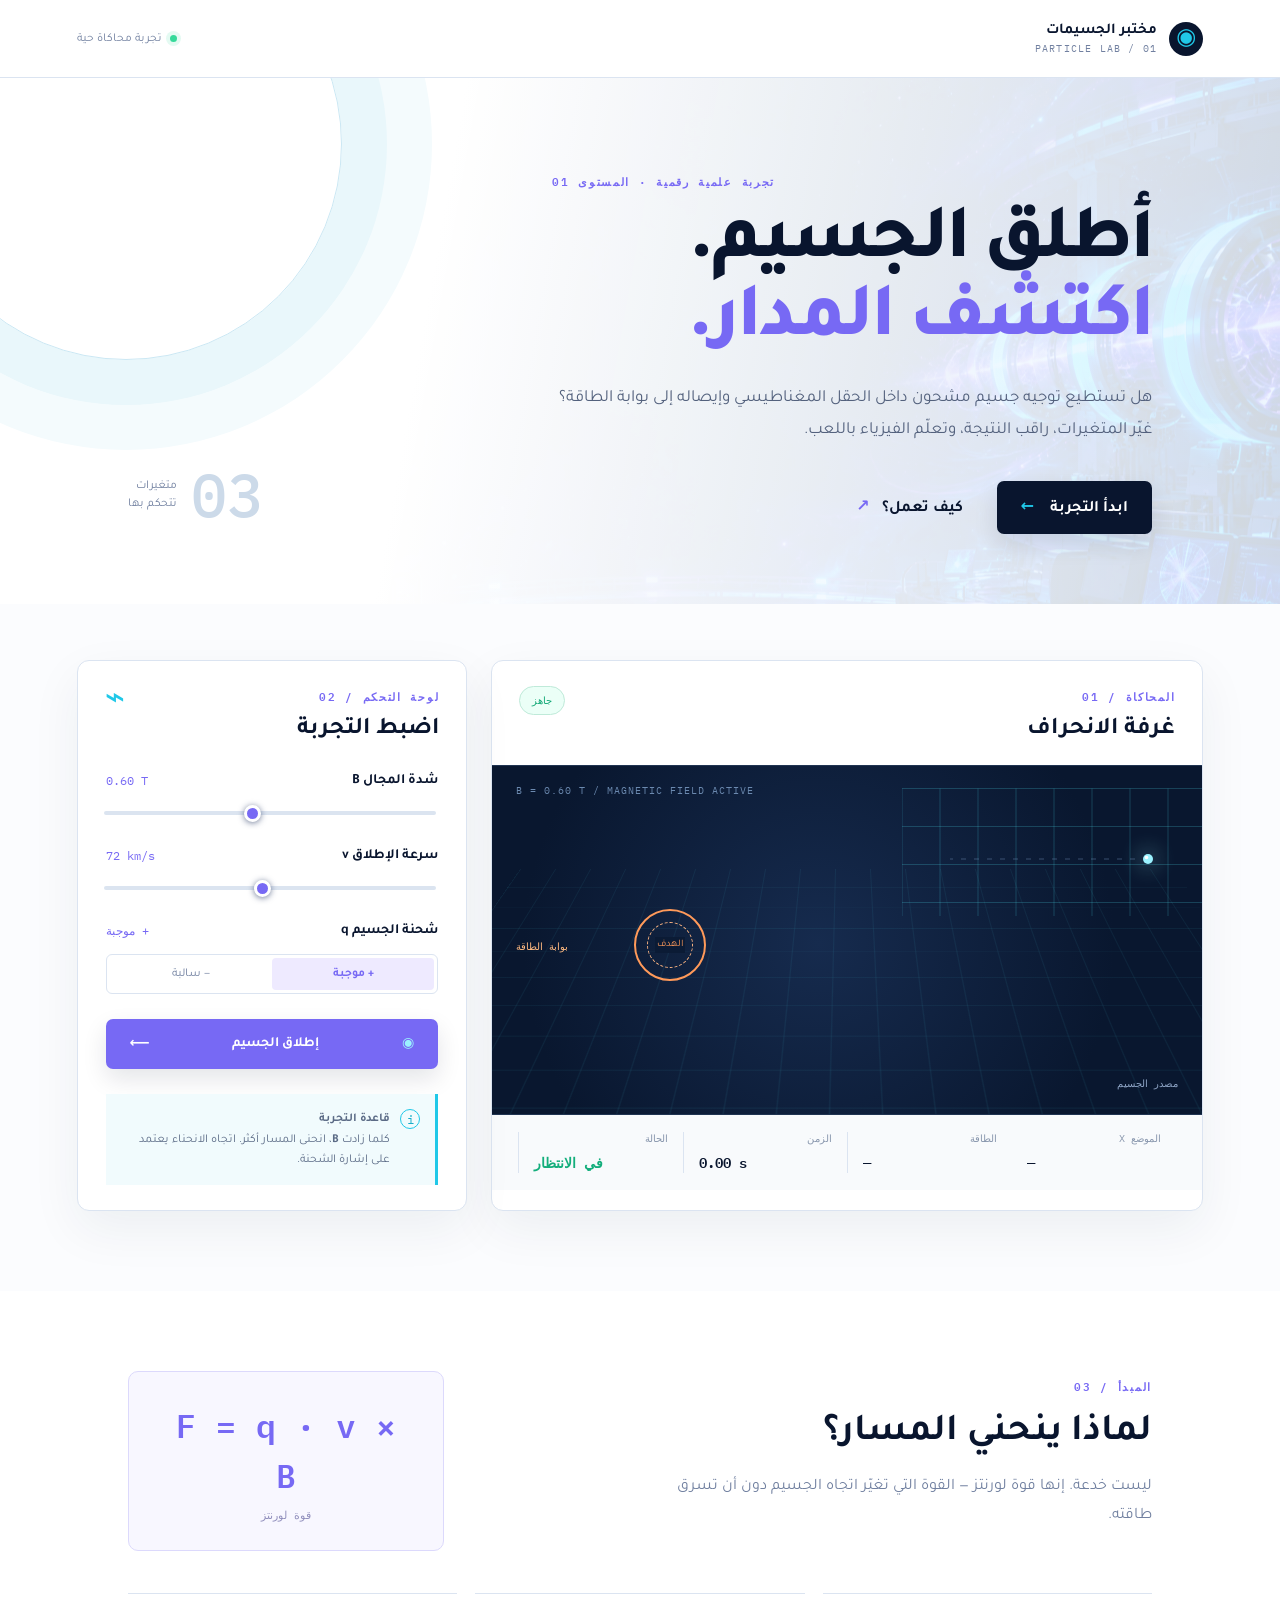
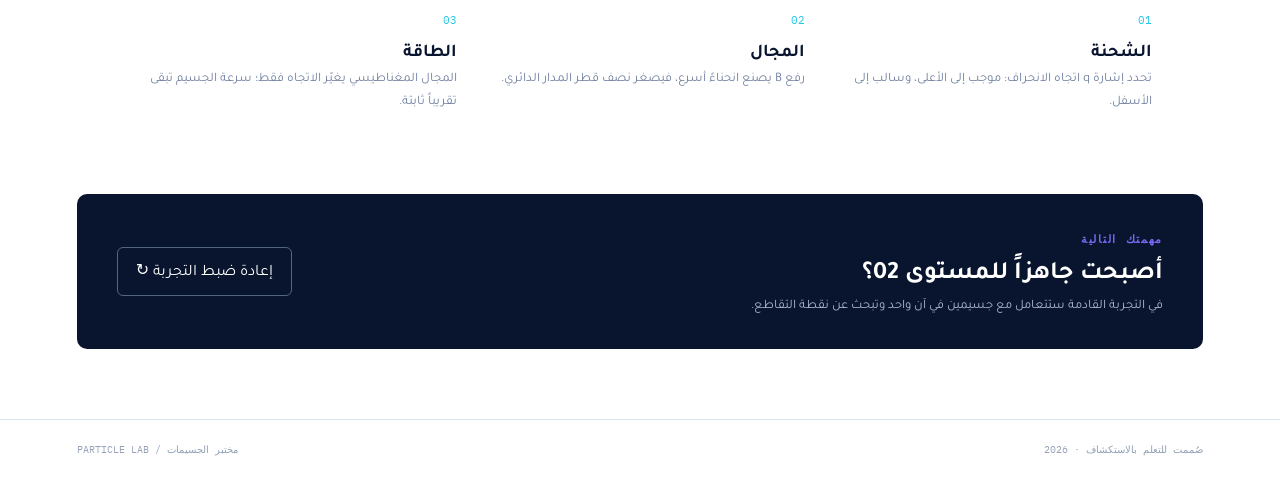
<file: docs/index.html>
<!doctype html>
<html lang="ar" dir="rtl">
<head>
  <meta charset="UTF-8" />
  <meta name="viewport" content="width=device-width, initial-scale=1.0" />
  <meta name="description" content="مختبر الجسيمات — لعبة علمية تفاعلية عن المجالات المغناطيسية." />
  <title>مختبر الجسيمات | Particle Lab</title>
  <link rel="preconnect" href="https://fonts.googleapis.com">
  <link rel="preconnect" href="https://fonts.gstatic.com" crossorigin>
  <link href="https://fonts.googleapis.com/css2?family=IBM+Plex+Mono:wght@400;500;600&family=Tajawal:wght@400;500;700;800&display=swap" rel="stylesheet">
  <link rel="stylesheet" href="style.css" />
</head>
<body>
  <div class="site-shell">
    <header class="topbar">
      <a class="brand" href="#top" aria-label="مختبر الجسيمات">
        <span class="brand-mark">◉</span>
        <span><b>مختبر الجسيمات</b><small>PARTICLE LAB / 01</small></span>
      </a>
      <div class="top-meta"><span class="live-dot"></span> تجربة محاكاة حية</div>
    </header>

    <main id="top">
      <section class="hero">
        <div class="hero-copy">
          <p class="eyebrow">تجربة علمية رقمية · المستوى 01</p>
          <h1>أطلق الجسيم.<br><em>اكتشف المدار.</em></h1>
          <p class="lede">هل تستطيع توجيه جسيم مشحون داخل الحقل المغناطيسي وإيصاله إلى بوابة الطاقة؟ غيّر المتغيرات، راقب النتيجة، وتعلّم الفيزياء باللعب.</p>
          <div class="hero-actions">
            <button class="primary-btn" id="startBtn">ابدأ التجربة <span>←</span></button>
            <button class="text-btn" id="howBtn">كيف تعمل؟ <span>↗</span></button>
          </div>
        </div>
        <div class="hero-stat"><span class="stat-number">03</span><span>متغيرات<br>تتحكم بها</span></div>
      </section>

      <section class="lab-grid" id="lab">
        <div class="panel experiment-panel">
          <div class="panel-heading"><div><span class="kicker">المحاكاة / 01</span><h2>غرفة الانحراف</h2></div><span class="status-pill" id="runStatus">جاهز</span></div>
          <div class="canvas-wrap">
            <canvas id="labCanvas" aria-label="محاكاة مسار الجسيم"></canvas>
            <div class="canvas-label label-a">مصدر الجسيم</div><div class="canvas-label label-b">بوابة الطاقة</div>
            <div class="target-ring" id="targetRing"><span>الهدف</span></div>
          </div>
          <div class="telemetry"><div><small>الموضع X</small><strong id="xReadout">—</strong></div><div><small>الطاقة</small><strong id="energyReadout">—</strong></div><div><small>الزمن</small><strong id="timeReadout">0.00 s</strong></div><div class="telemetry-state"><small>الحالة</small><strong id="stateReadout">في الانتظار</strong></div></div>
        </div>

        <aside class="panel controls-panel">
          <div class="panel-heading"><div><span class="kicker">لوحة التحكم / 02</span><h2>اضبط التجربة</h2></div><span class="control-icon">⌁</span></div>
          <div class="control-group"><label for="fieldRange"><span>شدة المجال B</span><output id="fieldValue">0.60 T</output></label><input id="fieldRange" type="range" min="0.1" max="1" step="0.01" value="0.6"></div>
          <div class="control-group"><label for="velocityRange"><span>سرعة الإطلاق v</span><output id="velocityValue">72 km/s</output></label><input id="velocityRange" type="range" min="30" max="110" step="1" value="72"></div>
          <div class="control-group"><label for="chargeSelect"><span>شحنة الجسيم q</span><output id="chargeValue">موجبة +</output></label><div class="segmented"><button class="seg active" data-charge="1">+ موجبة</button><button class="seg" data-charge="-1">− سالبة</button></div></div>
          <button class="launch-btn" id="launchBtn"><span class="launch-orb">◉</span> إطلاق الجسيم <span>⟵</span></button>
          <div class="hint-card"><span class="hint-icon">i</span><p><b>قاعدة التجربة</b><br>كلما زادت <b>B</b>، انحنى المسار أكثر. اتجاه الانحناء يعتمد على إشارة الشحنة.</p></div>
        </aside>
      </section>

      <section class="insight-section" id="insight">
        <div class="section-intro"><span class="kicker">المبدأ / 03</span><h2>لماذا ينحني المسار؟</h2><p>ليست خدعة. إنها قوة لورنتز — القوة التي تغيّر اتجاه الجسيم دون أن تسرق طاقته.</p></div>
        <div class="formula-card"><div class="formula">F = q · v × B</div><div class="formula-caption">قوة لورنتز</div></div>
        <div class="concept-cards"><article><span class="card-index">01</span><h3>الشحنة</h3><p>تحدد إشارة q اتجاه الانحراف: موجب إلى الأعلى، وسالب إلى الأسفل.</p></article><article><span class="card-index">02</span><h3>المجال</h3><p>رفع B يصنع انحناءً أسرع، فيصغر نصف قطر المدار الدائري.</p></article><article><span class="card-index">03</span><h3>الطاقة</h3><p>المجال المغناطيسي يغيّر الاتجاه فقط؛ سرعة الجسيم تبقى تقريباً ثابتة.</p></article></div>
      </section>

      <section class="mission-banner"><div><span class="kicker">مهمتك التالية</span><h2>أصبحت جاهزاً للمستوى 02؟</h2><p>في التجربة القادمة ستتعامل مع جسيمين في آن واحد وتبحث عن نقطة التقاطع.</p></div><button class="outline-btn" id="resetBtn">إعادة ضبط التجربة ↻</button></section>
    </main>
    <footer><span>PARTICLE LAB / مختبر الجسيمات</span><span>صُممت للتعلم بالاستكشاف · 2026</span></footer>
  </div>
  <div class="modal hidden" id="howModal"><div class="modal-card"><button class="close" id="closeModal">×</button><span class="kicker">دليل سريع</span><h2>ثلاث خطوات للنجاح</h2><ol><li>اختر شدة المجال وسرعة الإطلاق.</li><li>راقب كيف يتغير نصف قطر المدار.</li><li>أصِب الحلقة الذهبية لتحصل على العلامة الكاملة.</li></ol><p class="modal-note">تلميح: جرّب شحنة سالبة لترى المسار ينعكس.</p></div></div>
  <script src="script.js"></script>
</body>
</html>
</file>
<file: docs/style.css>
:root{--ink:#09152e;--muted:#7180a0;--line:#dbe4f1;--cyan:#20c8e8;--violet:#7769f4;--orange:#ff9a5a;--paper:#f4f7fb;--white:#fff}*{box-sizing:border-box}html{scroll-behavior:smooth}body{margin:0;background:var(--paper);color:var(--ink);font-family:Tajawal,system-ui,sans-serif}button{font:inherit;cursor:pointer}.site-shell{max-width:1440px;margin:auto;background:var(--white);min-height:100vh;box-shadow:0 0 60px #152b4d12}.topbar{height:78px;padding:0 6vw;display:flex;align-items:center;justify-content:space-between;border-bottom:1px solid var(--line)}.brand{display:flex;align-items:center;gap:12px;text-decoration:none;color:var(--ink)}.brand-mark{display:grid;place-items:center;width:34px;height:34px;border-radius:50%;background:var(--ink);color:var(--cyan);font-size:23px}.brand b{font-size:15px;display:block}.brand small{font:10px 'IBM Plex Mono',monospace;letter-spacing:1.2px;color:var(--muted);direction:ltr;display:block;margin-top:2px}.top-meta{font-size:12px;color:var(--muted);display:flex;gap:8px;align-items:center}.live-dot{height:7px;width:7px;border-radius:50%;background:#36d99a;box-shadow:0 0 0 4px #36d99a22}.hero{min-height:430px;padding:82px 10vw 70px;display:flex;align-items:flex-end;justify-content:space-between;background:linear-gradient(100deg,#fff 34%,#eef7ffdd 100%),url('assets/quantum-lab-bg.png') center/cover;position:relative;overflow:hidden}.hero:after{content:'';position:absolute;width:430px;height:430px;border:1px solid #cbe8f4;border-radius:50%;left:-90px;top:-150px;box-shadow:0 0 0 45px #e9f7fb,0 0 0 90px #f4fbfd}.hero-copy{position:relative;z-index:1;max-width:720px}.eyebrow,.kicker{font:600 11px 'IBM Plex Mono',monospace;color:var(--violet);letter-spacing:1.7px;direction:ltr;text-transform:uppercase}.hero h1{font-size:clamp(43px,6vw,81px);line-height:1.02;letter-spacing:-3px;margin:16px 0 20px;font-weight:800}.hero h1 em{color:var(--violet);font-style:normal}.lede{font-size:17px;line-height:1.9;color:#53617d;max-width:600px;margin:0}.hero-actions{display:flex;align-items:center;gap:28px;margin-top:34px}.primary-btn,.launch-btn{border:0;color:white;background:var(--ink);padding:15px 24px;border-radius:7px;font-weight:700;box-shadow:0 10px 25px #09152e1c;transition:.2s}.primary-btn:hover,.launch-btn:hover{transform:translateY(-2px);background:#182b52}.primary-btn span{color:var(--cyan);margin-right:12px}.text-btn{border:0;background:transparent;color:var(--ink);font-weight:700}.text-btn span{color:var(--violet);margin-right:8px}.hero-stat{z-index:1;display:flex;align-items:center;gap:14px;color:var(--muted);font-size:12px;line-height:1.5}.stat-number{font:500 60px 'IBM Plex Mono',monospace;color:#ccdae9}.lab-grid{padding:56px 6vw 80px;display:grid;grid-template-columns:1.55fr .85fr;gap:24px;background:#fbfcfe}.panel{border:1px solid var(--line);border-radius:12px;background:white;box-shadow:0 18px 50px #142a4510}.experiment-panel{overflow:hidden}.panel-heading{padding:25px 27px 20px;display:flex;align-items:flex-start;justify-content:space-between}.panel h2{margin:7px 0 0;font-size:24px}.status-pill{font:10px 'IBM Plex Mono';border:1px solid #bfead9;color:#11a876;background:#ebfff7;border-radius:20px;padding:7px 12px}.control-icon{font-size:34px;color:var(--cyan);line-height:1}.canvas-wrap{height:350px;position:relative;background:radial-gradient(circle at 46% 51%,#162b4e 0,#09172f 70%);border-block:1px solid #203452;overflow:hidden}.canvas-wrap:before{content:'';position:absolute;inset:0;background-image:linear-gradient(#43d9ee12 1px,transparent 1px),linear-gradient(90deg,#43d9ee12 1px,transparent 1px);background-size:38px 38px;transform:perspective(600px) rotateX(40deg) scale(1.4);transform-origin:center bottom}.canvas-wrap:after{content:'B = 0.60 T  /  MAGNETIC FIELD ACTIVE';position:absolute;top:18px;left:24px;font:10px 'IBM Plex Mono';color:#6b89af;letter-spacing:1px;direction:ltr}.canvas-label{position:absolute;font:10px 'IBM Plex Mono';color:#8ea4c5;z-index:2}.label-a{right:24px;bottom:24px}.label-b{left:24px;top:50%;color:#ffba80}.target-ring{position:absolute;left:20%;top:41%;width:72px;height:72px;border:2px solid var(--orange);border-radius:50%;display:grid;place-items:center;color:var(--orange);font-size:10px;z-index:3;transition:.3s}.target-ring:before{content:'';width:44px;height:44px;border:1px dashed #ffb783;border-radius:50%;position:absolute}.target-ring span{z-index:1;background:#0b1b35;padding:2px}.telemetry{display:grid;grid-template-columns:repeat(4,1fr);padding:17px 26px;background:#f8fafc}.telemetry div{border-left:1px solid var(--line);padding:0 15px}.telemetry div:first-child{border:0}.telemetry small{font:10px 'IBM Plex Mono';color:#8896ad;display:block;margin-bottom:5px}.telemetry strong{font:600 14px 'IBM Plex Mono';color:var(--ink);direction:ltr;display:block}.telemetry-state strong{color:#14ae7c}.controls-panel{padding-bottom:25px}.controls-panel .panel-heading{padding-bottom:28px}.control-group{padding:0 28px 25px}.control-group label{display:flex;justify-content:space-between;font-size:14px;font-weight:700;margin-bottom:14px}.control-group output{font:12px 'IBM Plex Mono';color:var(--violet);direction:ltr}input[type=range]{width:100%;appearance:none;height:4px;background:#dbe4f0;border-radius:5px;accent-color:var(--violet)}input[type=range]::-webkit-slider-thumb{appearance:none;width:17px;height:17px;border:3px solid white;border-radius:50%;background:var(--violet);box-shadow:0 1px 6px #293a65aa}.segmented{display:flex;border:1px solid var(--line);border-radius:6px;padding:3px}.seg{flex:1;padding:9px;border:0;background:white;color:var(--muted);font-size:12px;border-radius:4px}.seg.active{background:#eeeaff;color:var(--violet);font-weight:700}.launch-btn{margin:0 28px;width:calc(100% - 56px);display:flex;justify-content:space-between;align-items:center;background:var(--violet);font-size:14px}.launch-orb{color:#9bf2ff}.hint-card{margin:25px 28px 0;padding:15px;background:#f1fbfd;border-right:3px solid var(--cyan);display:flex;gap:10px}.hint-card p{font-size:12px;line-height:1.7;color:#5b6b86;margin:0}.hint-icon{border:1px solid var(--cyan);color:#16adc9;width:20px;height:20px;border-radius:50%;display:grid;place-items:center;font:12px 'IBM Plex Mono';flex:none}.insight-section{padding:80px 10vw;display:grid;grid-template-columns:1.1fr .6fr;gap:42px 10vw;align-items:center}.section-intro h2{font-size:38px;margin:12px 0}.section-intro p{color:var(--muted);font-size:16px;line-height:1.8;max-width:480px}.formula-card{border:1px solid #dcd9fc;background:#f8f7ff;border-radius:10px;text-align:center;padding:28px}.formula{font:600 33px 'IBM Plex Mono';color:var(--violet);direction:ltr}.formula-caption{font:11px 'IBM Plex Mono';color:#9290bd;margin-top:8px}.concept-cards{grid-column:1/-1;display:grid;grid-template-columns:repeat(3,1fr);gap:18px}.concept-cards article{border-top:1px solid var(--line);padding-top:19px}.card-index{font:11px 'IBM Plex Mono';color:var(--cyan)}.concept-cards h3{margin:10px 0 5px;font-size:18px}.concept-cards p{color:var(--muted);font-size:13px;line-height:1.7;margin:0}.mission-banner{margin:0 6vw 70px;padding:34px 40px;border-radius:10px;background:var(--ink);color:white;display:flex;justify-content:space-between;align-items:center}.mission-banner h2{font-size:25px;margin:9px 0}.mission-banner p{color:#aab9d0;font-size:13px;margin:0}.outline-btn{background:transparent;color:white;border:1px solid #526681;border-radius:6px;padding:12px 18px}.outline-btn:hover{border-color:var(--cyan);color:var(--cyan)}footer{border-top:1px solid var(--line);padding:23px 6vw;display:flex;justify-content:space-between;color:#94a1b6;font:10px 'IBM Plex Mono';direction:ltr}.modal{position:fixed;inset:0;background:#07132ecc;display:grid;place-items:center;z-index:10;padding:20px}.modal.hidden{display:none}.modal-card{position:relative;background:white;border-radius:12px;padding:38px;max-width:460px;box-shadow:0 30px 80px #07132e66}.modal-card h2{font-size:28px;margin:12px 0 20px}.modal-card li{padding:10px 0;color:#53617d}.modal-note{background:#f1fbfd;padding:12px;color:#477184;font-size:13px}.close{position:absolute;top:15px;left:17px;border:0;background:none;font-size:27px;color:#9ba8bb}@media(max-width:820px){.topbar{padding:0 22px}.hero{padding:60px 28px 55px;min-height:auto}.hero-stat{display:none}.lab-grid{grid-template-columns:1fr;padding:35px 18px 55px}.canvas-wrap{height:300px}.insight-section{display:block;padding:60px 28px}.formula-card{margin:25px 0}.concept-cards{margin-top:40px;grid-template-columns:1fr}.concept-cards article{padding-bottom:16px}.mission-banner{margin:0 18px 45px;padding:26px;display:block}.outline-btn{margin-top:22px}footer{padding:20px;display:block;line-height:2}.telemetry{padding:15px 8px}.telemetry div{padding:0 8px}.telemetry small{font-size:8px}.telemetry strong{font-size:11px}.hero h1{letter-spacing:-1.5px}}
</file>
